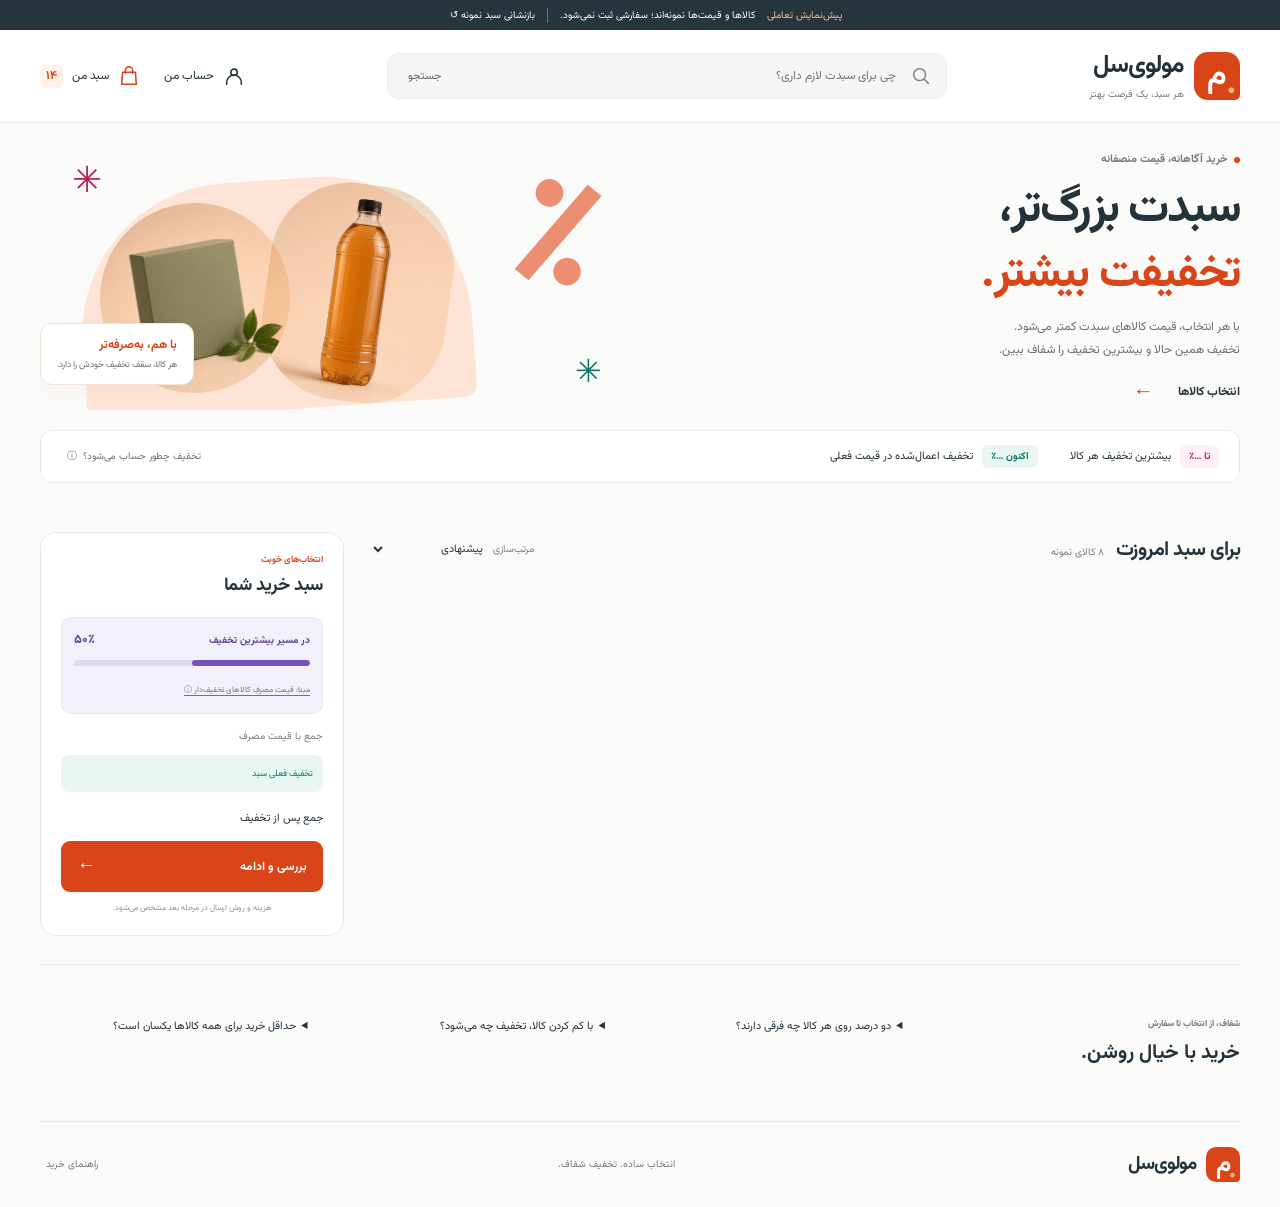
<file: design/mockup-v2/index.html>
<!doctype html>
<html lang="fa" dir="rtl">
<head>
    <meta charset="utf-8">
    <meta name="viewport" content="width=device-width,initial-scale=1">
    <meta name="robots" content="noindex,nofollow,noarchive">
    <meta name="theme-color" content="#d94419">
    <title>مولوی‌سل · پیش‌نمایش دوم فروشگاه</title>
    <link rel="stylesheet" href="store.css">
</head>
<body>
<a class="skip" href="#catalog">رفتن به کالاها</a>
<div class="demo-strip"><span>پیش‌نمایش تعاملی</span><span>کالاها و قیمت‌ها نمونه‌اند؛ سفارشی ثبت نمی‌شود.</span><button type="button" id="reset-demo">بازنشانی سبد نمونه ↺</button></div>
<header class="site-header">
    <div class="header-inner shell">
        <a href="#" class="brand" aria-label="مولوی‌سل، ابتدای صفحه"><span class="brand-mark" aria-hidden="true">م<span>•</span></span><span><strong>مولوی‌سل</strong><small>هر سبد، یک فرصت بهتر</small></span></a>
        <form class="search" role="search" id="search-form"><svg viewBox="0 0 24 24" aria-hidden="true"><circle cx="10.5" cy="10.5" r="6.5"/><path d="m16 16 4 4"/></svg><input id="search" type="search" placeholder="چی برای سبدت لازم داری؟" aria-label="جستجوی نام کالا یا تأمین‌کننده"><button type="submit" aria-label="جستجو">جستجو</button></form>
        <div class="header-actions"><button class="account-link" type="button" data-account><svg viewBox="0 0 24 24" aria-hidden="true"><circle cx="12" cy="8" r="3.5"/><path d="M4 21v-2a8 8 0 0 1 16 0v2"/></svg><span>حساب من</span></button><button class="cart-link" type="button" data-open-cart><svg viewBox="0 0 24 24" aria-hidden="true"><path d="M5 8h14l1 13H4L5 8Z"/><path d="M8 9V6a4 4 0 0 1 8 0v3"/></svg><span>سبد من</span><b data-count>۱۴</b></button></div>
    </div>
</header>
<main>
    <section class="hero shell" aria-labelledby="hero-title">
        <div class="hero-copy"><span class="eyebrow"><i></i>خرید آگاهانه، قیمت منصفانه</span><h1 id="hero-title">سبدت بزرگ‌تر،<br><span>تخفیفت بیشتر.</span></h1><p>با هر انتخاب، قیمت کالاهای سبدت کمتر می‌شود.<br>تخفیف همین حالا و بیشترین تخفیف را شفاف ببین.</p><a href="#catalog" class="hero-link">انتخاب کالاها <span aria-hidden="true">←</span></a></div>
        <div class="hero-art" aria-hidden="true"><div class="hero-shape"></div><div class="hero-percent">٪</div><img class="hero-tea" src="../../shop/assets/products/tea.jpg" alt=""><img class="hero-drink" src="../../shop/assets/products/energy-liter.jpg" alt=""><div class="hero-note"><span>با هم، به‌صرفه‌تر</span><b>هر کالا، سقف تخفیف خودش را دارد.</b></div><span class="spark spark-one">✳</span><span class="spark spark-two">✳</span></div>
    </section>
    <section class="how-strip shell" aria-label="راهنمای تخفیف"><div><span class="max-key">تا …٪</span><span>بیشترین تخفیف هر کالا</span></div><div><span class="current-key">اکنون …٪</span><span>تخفیف اعمال‌شده در قیمت فعلی</span></div><button type="button" data-help>تخفیف چطور حساب می‌شود؟ <span>ⓘ</span></button></section>
    <section class="catalog-section shell" id="catalog" aria-label="فروشگاه">
        <nav class="categories" aria-label="دسته‌بندی کالاها" id="categories"></nav>
        <div class="shop-layout">
            <section class="products-area" aria-labelledby="products-title"><div class="catalog-heading"><div><h2 id="products-title">برای سبد امروزت</h2><span id="results-count">۸ کالای نمونه</span></div><label class="sort"><span>مرتب‌سازی</span><select id="sort" aria-label="مرتب‌سازی کالاها"><option value="default">پیشنهادی</option><option value="price">کمترین قیمت فعلی</option><option value="maximum">بیشترین سقف تخفیف</option></select></label></div><div class="product-grid" id="products"></div><div class="no-results" id="no-results" hidden><h3>کالایی پیدا نشد.</h3><p>یک نام دیگر را امتحان کن یا همه کالاها را ببین.</p><button type="button" id="clear-search">نمایش همه کالاها</button></div></section>
            <aside class="basket" id="basket" aria-labelledby="basket-title"><div class="basket-heading"><div><span class="eyebrow">انتخاب‌های خوبت</span><h2 id="basket-title">سبد خرید شما <span data-kinds></span></h2></div><button class="close-basket icon-button" type="button" data-close-cart aria-label="بستن سبد">×</button></div><div class="unlock-box"><div class="unlock-heading"><b data-progress-title>در مسیر بیشترین تخفیف</b><span data-progress-percent>۵۰٪</span></div><progress id="progress" max="100" value="50" aria-label="پیشرفت تا بیشترین تخفیف"></progress><p data-progress-description></p><button type="button" data-help class="basis-link">مبنا: قیمت مصرفِ کالاهای تخفیف‌دار ⓘ</button></div><div id="basket-lines" class="basket-lines"></div><div class="basket-summary"><div class="regular-row"><span>جمع با قیمت مصرف</span><span data-regular></span></div><div class="saving-row"><span>تخفیف فعلی سبد <b data-average></b></span><strong data-saved></strong></div><div class="total-row"><span>جمع پس از تخفیف</span><strong data-total></strong></div><button type="button" class="continue-button" data-review>بررسی و ادامه <span aria-hidden="true">←</span></button><p class="basket-caption">هزینه و روش ارسال در مرحله بعد مشخص می‌شود.</p></div></aside>
        </div>
    </section>
    <section class="mini-faq shell" aria-label="پرسش‌های خرید"><div><span class="eyebrow">شفاف، از انتخاب تا سفارش</span><h2>خرید با خیال روشن.</h2></div><details><summary>دو درصد روی هر کالا چه فرقی دارند؟</summary><p>«تا …٪» سقف تخفیف همان کالا است. «اکنون …٪» تخفیفی است که همین حالا در قیمت آن حساب شده. با تغییر سبد، تخفیف فعلی همه کالاها دوباره محاسبه می‌شود.</p></details><details><summary>با کم کردن کالا، تخفیف چه می‌شود؟</summary><p>تخفیف با ارزش سبد تغییر می‌کند. اگر از سبد کم کنی، تخفیف فعلی ممکن است کمتر شود و قیمت بقیه کالاها بالا برود. جمع نهایی را همیشه پیش از ادامه می‌بینی.</p></details><details><summary>حداقل خرید برای همه کالاها یکسان است؟</summary><p>خیر. حداقل خرید زیر نام هر کالا نوشته شده است. اولین افزودن، همان تعداد را وارد سبد می‌کند؛ تعداد بعد از آن تک‌تک تغییر می‌کند.</p></details></section>
</main>
<footer class="shell footer"><a class="brand" href="#"><span class="brand-mark small" aria-hidden="true">م<span>•</span></span><strong>مولوی‌سل</strong></a><span>انتخاب ساده. تخفیف شفاف.</span><button type="button" data-help>راهنمای خرید</button></footer>
<div class="mobile-cart" id="mobile-cart"><div><span>جمع پس از تخفیف</span><strong data-total></strong><small>صرفه‌جویی <b data-saved></b></small></div><button type="button" data-open-cart>مشاهده سبد <b data-count></b><span>←</span></button></div>
<div class="basket-overlay" id="basket-overlay" hidden></div>
<div id="toast" class="toast" role="status" aria-live="polite"></div>
<dialog id="help-dialog" class="modal"><button class="modal-close icon-button" type="button" data-close-dialog aria-label="بستن راهنما">×</button><span class="eyebrow">راهنمای تخفیف</span><h2>یک سبد؛ تخفیف‌های متفاوت.</h2><ol><li><b>بیشترین تخفیف</b><p>نشان صورتی روی هر عکس، بیشترین تخفیف قابل‌دستیابی همان کالا است.</p></li><li><b>تخفیف فعلی</b><p>درصد سبز کنار قیمت، همین حالا در قیمت حساب شده؛ درصد صورتی دوباره از آن کم نمی‌شود.</p></li><li><b>سبد کامل‌تر، قیمت کمتر</b><p>پیشرفت بر اساس جمع قیمت مصرف کالاهای تخفیف‌دار است. در این نمونه با رسیدن به ۲ میلیون تومان، هر کالا به سقف تخفیف خودش می‌رسد؛ مبلغ پرداختی کمتر از این مبنا است.</p></li></ol><p class="modal-note">حتی با سبد خالی، قیمت آغازین می‌تواند تخفیف داشته باشد. کالای قیمت‌ثابت در پیشرفت تخفیف حساب نمی‌شود.</p><button type="button" class="continue-button" data-close-dialog>متوجه شدم، بریم خرید</button></dialog>
<dialog id="review-dialog" class="modal"><button class="modal-close icon-button" type="button" data-close-dialog aria-label="بستن بررسی سبد">×</button><span class="eyebrow">ثبت درخواست · بدون نیاز به حساب</span><h2>انتخاب‌هایت آماده‌اند.</h2><div id="review-lines"></div><div class="total-row"><span>جمع پس از تخفیف</span><strong data-total></strong></div><div class="request-form"><label for="demo-name">نام شما<input id="demo-name" type="text" placeholder="نام و نام خانوادگی" autocomplete="off" maxlength="80"></label><label for="demo-phone">شماره موبایل<input id="demo-phone" type="tel" inputmode="tel" placeholder="۰۹…" dir="ltr" autocomplete="off" maxlength="20"></label><button type="button" class="continue-button" id="demo-submit">ثبت درخواست <span>←</span></button></div><p class="modal-note">ابتدا موجودی، قیمت نهایی و ارسال تأیید می‌شود؛ پرداخت پس از هماهنگی. در این ماکت هیچ اطلاعاتی ارسال یا ذخیره نمی‌شود؛ برای امتحان، اطلاعات واقعی وارد نکن.</p><p id="request-result" class="request-result" role="status" hidden>این فقط تأیید نمونه است؛ در نسخه نهایی درخواست شما برای هماهنگی ارسال می‌شود. در این ماکت سفارشی ثبت نشد.</p></dialog>
<noscript><p class="noscript">برای امتحان کردن سبد و تخفیف‌ها، جاوااسکریپت مرورگر را فعال کنید.</p></noscript>
<script id="demo-data" type="application/json">__DEMO_DATA__</script>
<script src="pricing.js"></script><script src="store.js"></script>
</body></html>
</file>
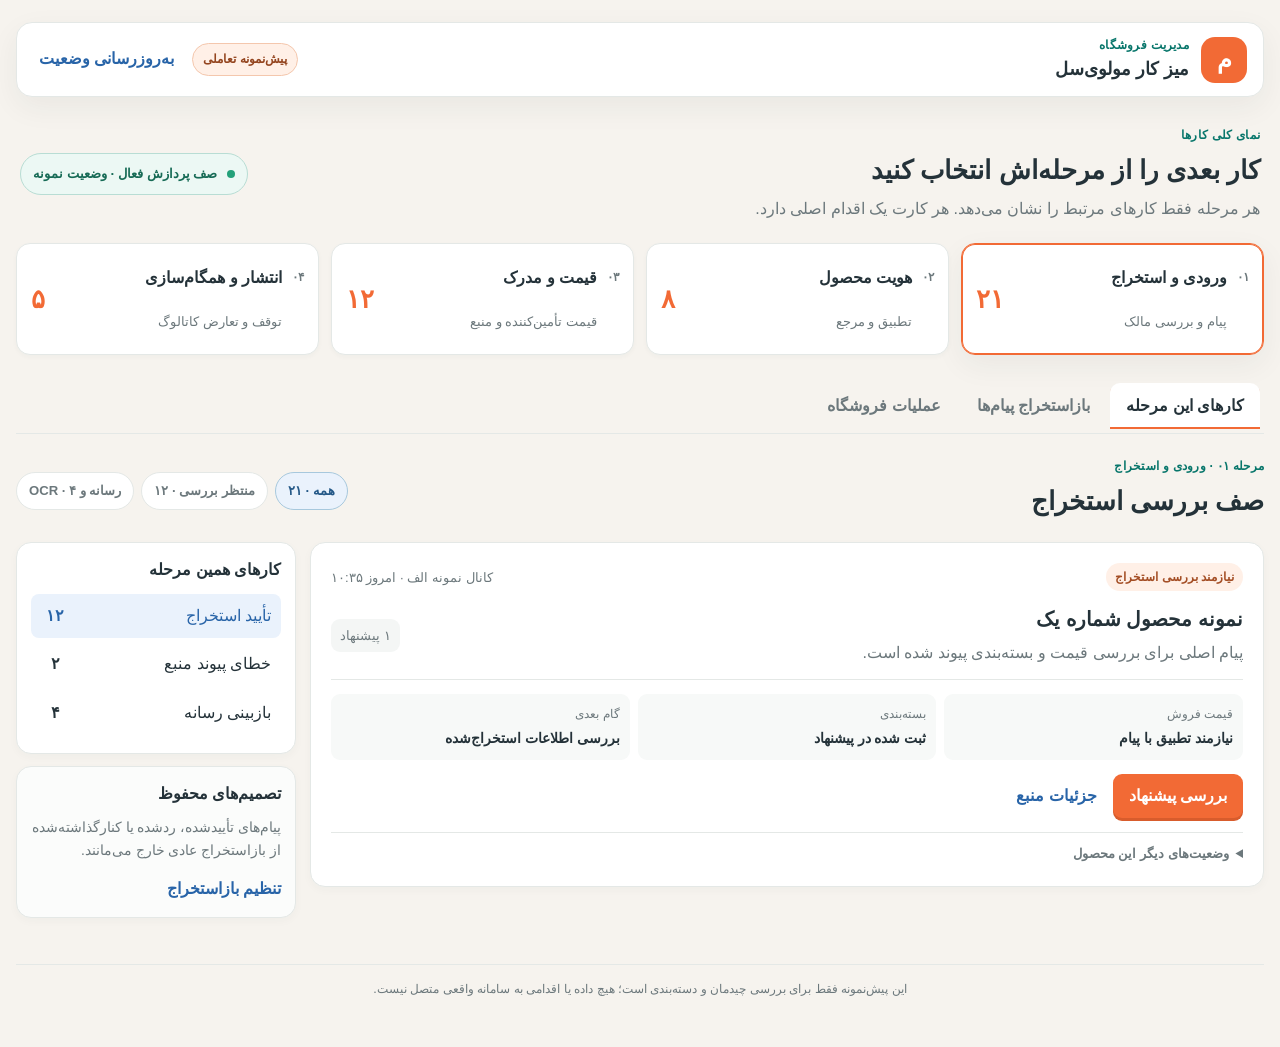
<file: design/owner-workbench-v1/index.html>
<!doctype html>
<html lang="fa" dir="rtl">
<head>
  <meta charset="utf-8">
  <meta name="viewport" content="width=device-width, initial-scale=1">
  <title>پیش‌نمونه میز کار مالک</title>
  <link rel="stylesheet" href="prototype.css">
</head>
<body>
  <main class="app-shell">
    <header class="topbar">
      <div class="brand-mark" aria-hidden="true">م</div>
      <div class="brand-copy">
        <p class="eyebrow">مدیریت فروشگاه</p>
        <h1>میز کار مولوی‌سل</h1>
      </div>
      <div class="topbar-spacer"></div>
      <span class="prototype-pill">پیش‌نمونه تعاملی</span>
      <button class="quiet-button" type="button">به‌روزرسانی وضعیت</button>
    </header>

    <section class="welcome-row">
      <div>
        <p class="eyebrow">نمای کلی کارها</p>
        <h2>کار بعدی را از مرحله‌اش انتخاب کنید</h2>
        <p class="muted">هر مرحله فقط کارهای مرتبط را نشان می‌دهد. هر کارت یک اقدام اصلی دارد.</p>
      </div>
      <div class="health-chip"><span class="health-dot"></span> صف پردازش فعال · وضعیت نمونه</div>
    </section>

    <section class="stage-grid" aria-label="مراحل کار">
      <button class="stage-card is-active" type="button" data-stage="inbox" aria-pressed="true">
        <span class="stage-index">۰۱</span><span class="stage-title">ورودی و استخراج</span>
        <span class="stage-count">۲۱</span><span class="stage-hint">پیام و بررسی مالک</span>
      </button>
      <button class="stage-card" type="button" data-stage="identity" aria-pressed="false">
        <span class="stage-index">۰۲</span><span class="stage-title">هویت محصول</span>
        <span class="stage-count">۸</span><span class="stage-hint">تطبیق و مرجع</span>
      </button>
      <button class="stage-card" type="button" data-stage="price" aria-pressed="false">
        <span class="stage-index">۰۳</span><span class="stage-title">قیمت و مدرک</span>
        <span class="stage-count">۱۲</span><span class="stage-hint">قیمت تأمین‌کننده و منبع</span>
      </button>
      <button class="stage-card" type="button" data-stage="publish" aria-pressed="false">
        <span class="stage-index">۰۴</span><span class="stage-title">انتشار و همگام‌سازی</span>
        <span class="stage-count">۵</span><span class="stage-hint">توقف و تعارض کاتالوگ</span>
      </button>
    </section>

    <nav class="work-tabs" aria-label="نمایش میز کار">
      <button class="work-tab is-active" type="button" data-view="tasks" aria-pressed="true">کارهای این مرحله</button>
      <button class="work-tab" type="button" data-view="reextract" aria-pressed="false">بازاستخراج پیام‌ها</button>
      <button class="work-tab" type="button" data-view="store" aria-pressed="false">عملیات فروشگاه</button>
    </nav>

    <section class="view-panel" data-panel="tasks">
      <div class="section-heading">
        <div>
          <p class="eyebrow">مرحله ۰۱ · ورودی و استخراج</p>
          <h2>صف بررسی استخراج</h2>
        </div>
        <div class="queue-filters" role="group" aria-label="فیلتر صف استخراج">
          <button class="filter-chip is-selected" type="button">همه · ۲۱</button>
          <button class="filter-chip" type="button">منتظر بررسی · ۱۲</button>
          <button class="filter-chip" type="button">رسانه و OCR · ۴</button>
        </div>
      </div>

      <div class="task-layout">
        <article class="task-card focus-card">
          <div class="task-topline">
            <span class="stage-tag tag-orange">نیازمند بررسی استخراج</span>
            <span class="task-source">کانال نمونه الف · امروز ۱۰:۳۵</span>
          </div>
          <div class="task-main">
            <div>
              <h3>نمونه محصول شماره یک</h3>
              <p class="muted">پیام اصلی برای بررسی قیمت و بسته‌بندی پیوند شده است.</p>
            </div>
            <span class="task-count">۱ پیشنهاد</span>
          </div>
          <div class="task-summary">
            <div><span>قیمت فروش</span><strong>نیازمند تطبیق با پیام</strong></div>
            <div><span>بسته‌بندی</span><strong>ثبت شده در پیشنهاد</strong></div>
            <div><span>گام بعدی</span><strong>بررسی اطلاعات استخراج‌شده</strong></div>
          </div>
          <div class="task-actions">
            <button class="primary-button" type="button" data-message="پیش‌نمونه است؛ هیچ تصمیمی ثبت نمی‌شود.">بررسی پیشنهاد</button>
            <button class="text-button" type="button" data-toggle="task-context">جزئیات منبع</button>
          </div>
          <div class="context-box" id="task-context" hidden>
            <p>نمونه پیام و پیوند منبع در این بخش قرار می‌گیرد. تصمیم‌های قبلی و وضعیت انتشار در تاریخچه می‌مانند.</p>
          </div>
          <details class="secondary-details">
            <summary>وضعیت‌های دیگر این محصول</summary>
            <div class="secondary-row"><span class="stage-tag tag-violet">تطبیق مرجع</span><span>هنوز برای این نمونه نیازمند اقدام نیست</span></div>
            <div class="secondary-row"><span class="stage-tag tag-teal">قیمت تأمین‌کننده</span><span>در صف جداگانه بررسی می‌شود</span></div>
          </details>
        </article>

        <aside class="side-rail">
          <section class="side-card">
            <h3>کارهای همین مرحله</h3>
            <button class="work-link is-current" type="button"><span>تأیید استخراج</span><b>۱۲</b></button>
            <button class="work-link" type="button"><span>خطای پیوند منبع</span><b>۲</b></button>
            <button class="work-link" type="button"><span>بازبینی رسانه</span><b>۴</b></button>
          </section>
          <section class="side-card quiet-card">
            <h3>تصمیم‌های محفوظ</h3>
            <p>پیام‌های تأییدشده، ردشده یا کنارگذاشته‌شده از بازاستخراج عادی خارج می‌مانند.</p>
            <a href="#reextract" class="inline-link" data-open-view="reextract">تنظیم بازاستخراج</a>
          </section>
        </aside>
      </div>
    </section>

    <section class="view-panel" data-panel="reextract" id="reextract" hidden>
      <div class="section-heading">
        <div>
          <p class="eyebrow">ابزار جداگانه · فقط بازبینی و انتخاب</p>
          <h2>انتخاب پیام‌ها برای بازاستخراج</h2>
          <p class="muted">ابتدا دامنه را انتخاب کنید؛ کانال و بازه تاریخ می‌توانند هم‌زمان محدودش کنند.</p>
        </div>
        <span class="safe-badge">تا تأیید نهایی چیزی اجرا نمی‌شود</span>
      </div>

      <div class="reextract-layout">
        <div class="filter-card">
          <fieldset class="scope-fieldset">
            <legend>کدام پیام‌ها؟</legend>
            <label class="scope-option"><input type="radio" name="scope" value="all" checked><span><strong>همه ورودی‌های واجد شرایط</strong><small>پیام‌های ذخیره‌شده‌ای که تصمیم نهایی یا رد مالک ندارند</small></span><b>۷</b></label>
            <label class="scope-option"><input type="radio" name="scope" value="pending"><span><strong>منتظر بررسی مالک</strong><small>استخراج‌های باز یا در صف تأیید</small></span><b>۵</b></label>
            <label class="scope-option"><input type="radio" name="scope" value="linked"><span><strong>پیوندشده به محصول فروشگاه</strong><small>منظور دقیق این فیلتر در حال تأیید است</small></span><b>۴</b></label>
            <label class="scope-option"><input type="radio" name="scope" value="recent"><span><strong>قواعد فعلی · ۱۴ روز اخیر</strong><small>فقط پیام‌های دارای زمان معتبر؛ نسخه فعلی استخراج</small></span><b>۷</b></label>
          </fieldset>

          <div class="filter-divider"></div>
          <div class="filter-grid">
            <label class="control-label">از تاریخ پیام
              <input type="date" id="date-from" value="">
            </label>
            <label class="control-label">تا تاریخ پیام
              <input type="date" id="date-to" value="">
            </label>
          </div>

          <fieldset class="channel-fieldset">
            <legend>کانال منبع <small>چند انتخابی</small></legend>
            <label class="check-row"><input type="checkbox" value="alpha"><span>کانال نمونه الف</span><b>۳</b></label>
            <label class="check-row"><input type="checkbox" value="beta"><span>کانال نمونه ب</span><b>۲</b></label>
            <label class="check-row"><input type="checkbox" value="gamma"><span>کانال نمونه ج</span><b>۲</b></label>
          </fieldset>
          <button class="text-button clear-filters" type="button" id="clear-filters">پاک‌کردن محدودیت‌ها</button>
        </div>

        <aside class="selection-card" aria-live="polite">
          <p class="eyebrow">پیش‌نمایش انتخاب</p>
          <div class="selection-total"><strong id="selection-count">۳۴</strong><span>پیام واجد شرایط</span></div>
          <div class="selection-breakdown">
            <div><span>کانال انتخابی</span><strong id="selection-channels">همه کانال‌ها</strong></div>
            <div><span>بازه تاریخ</span><strong id="selection-dates">همه تاریخ‌ها</strong></div>
            <div><span>نوع کار</span><strong id="selection-scope">همه ورودی‌های واجد شرایط</strong></div>
          </div>
          <div class="excluded-note"><strong>خارج از انتخاب:</strong> تصمیم‌های قطعی مالک، موارد ردشده، کنارگذاشته‌شده و مواردی که همین حالا در حال اجرا هستند.</div>
          <button class="primary-button wide-button" type="button" data-message="پیش‌نمونه است؛ درخواست به سرویس ارسال نشد.">پیش‌نمایش پیام‌های انتخاب‌شده</button>
          <p class="fine-print">در نسخه نهایی، شمارش از سرور تازه می‌شود و شروع هر اجرا به پیش‌نمایش معتبر و تأیید مالک نیاز دارد.</p>
        </aside>
      </div>

      <section class="sample-results">
        <div class="section-heading compact-heading"><div><p class="eyebrow">نمونه نمایشی</p><h3>چند مورد از گروه انتخاب‌شده</h3><span class="muted" id="result-caption">۷ پیام</span></div><label class="group-control">گروه‌بندی
          <select id="group-by"><option value="channel">کانال منبع</option><option value="date">روز پیام</option></select>
        </label></div>
        <div class="result-list" id="result-list"></div>
      </section>
      <div class="decision-safety"><span class="shield" aria-hidden="true">✓</span><p><strong>قواعد تصمیم حفظ می‌شوند.</strong> بازاستخراج معمولی به پیام‌های دارای تصمیم نهایی مالک دست نمی‌زند. OCR تصویر و بازپردازش با سیاست فعلی، مسیرهای جداگانه دارند.</p></div>
    </section>

    <section class="view-panel" data-panel="store" hidden>
      <div class="section-heading"><div><p class="eyebrow">کارهای غیر وابسته به یک پیشنهاد</p><h2>عملیات فروشگاه</h2><p class="muted">ابزارهای مدیریتی در بخش خودشان قرار می‌گیرند و با صف بررسی محصول قاطی نمی‌شوند.</p></div></div>
      <div class="store-grid">
        <article class="store-card"><span class="store-icon icon-blue">ف</span><div><h3>فهرست مرجع</h3><p>نسخه‌ها، تازگی و به‌روزرسانی فهرست کالا</p></div><b>۲ کار</b></article>
        <article class="store-card"><span class="store-icon icon-green">م</span><div><h3>موجودی</h3><p>بچ‌ها و ثبت موجودی فیزیکی</p></div><b>۰ کار</b></article>
        <article class="store-card"><span class="store-icon icon-orange">ح</span><div><h3>قیمت حراج</h3><p>پیشنهادهای حراج و تاریخ انقضا</p></div><b>۳ کار</b></article>
        <article class="store-card"><span class="store-icon icon-violet">س</span><div><h3>سفارش‌ها</h3><p>سفارش‌های پرداخت‌شده و پیگیری</p></div><b>۵ کار</b></article>
      </div>
    </section>

    <footer class="prototype-footer">این پیش‌نمونه فقط برای بررسی چیدمان و دسته‌بندی است؛ هیچ داده یا اقدامی به سامانه واقعی متصل نیست.</footer>
  </main>
  <div class="toast" role="status" aria-live="polite" hidden></div>
  <script src="prototype.js"></script>
</body>
</html>
</file>
<file: design/mockup-v2/store.css>
@font-face{font-family:Vazirmatn;src:url('../../shop-wp/molavi-shop/fonts/Vazirmatn-Regular.woff2') format('woff2');font-weight:400;font-display:swap}
@font-face{font-family:Vazirmatn;src:url('../../shop-wp/molavi-shop/fonts/Vazirmatn-Bold.woff2') format('woff2');font-weight:700;font-display:swap}
:root{--ink:#243239;--muted:#727b80;--line:#e7e9ec;--paper:#fff;--base:#fafaf9;--orange:#d94419;--orange-dark:#b33410;--orange-soft:#fff0e8;--berry:#b82058;--berry-soft:#fff0f6;--teal:#08766b;--teal-soft:#e7f6f1;--violet:#6043a9;--radius:16px;font-family:Vazirmatn,Tahoma,sans-serif;color:var(--ink);background:var(--base);scroll-behavior:smooth;scroll-padding-top:115px}
*{box-sizing:border-box}body{margin:0}button,input,select{font:inherit}a{color:inherit;text-decoration:none}button{cursor:pointer}button,a,input,select,summary{-webkit-tap-highlight-color:transparent}button:focus-visible,a:focus-visible,input:focus-visible,select:focus-visible,summary:focus-visible{outline:3px solid var(--teal);outline-offset:4px}button{border:0}button:disabled{cursor:not-allowed;opacity:.45}svg{width:22px;height:22px;fill:none;stroke:currentColor;stroke-width:1.7;stroke-linecap:round;stroke-linejoin:round;flex-shrink:0}button svg{pointer-events:none}[hidden]{display:none!important}.shell{width:min(1392px,calc(100% - 80px));margin-inline:auto}.skip{position:fixed;z-index:100;top:-80px;right:20px;background:#fff;padding:15px}.skip:focus{top:5px}.demo-strip{min-height:30px;padding:5px 40px;display:flex;justify-content:center;gap:12px;align-items:center;background:#27363c;color:#fff;font-size:10px}.demo-strip>span:first-child{color:#ffbc98}.demo-strip button{padding:0 12px;background:none;border-right:1px solid #687479;color:#fff;font-size:10px}.site-header{background:#fff;border-bottom:1px solid var(--line);position:sticky;top:0;z-index:20}.header-inner{height:92px;display:flex;align-items:center;justify-content:space-between;gap:40px}.brand{display:flex;gap:10px;align-items:center;white-space:nowrap}.brand strong{font-size:25px;line-height:1.3;letter-spacing:-1.2px}.brand small{display:block;color:var(--muted);font-size:10px;margin-top:4px}.brand-mark{display:grid;position:relative;place-items:center;width:46px;height:48px;background:var(--orange);color:#fff;border-radius:14px 14px 5px 14px;font-weight:700;font-size:32px;line-height:1}.brand-mark>span{position:absolute;font-size:24px;inset-inline-start:4px;bottom:-5px;color:#ffb879}.brand-mark.small{width:34px;height:35px;font-size:25px;border-radius:10px 10px 4px 10px}.brand-mark.small>span{font-size:19px}.search{display:flex;align-items:center;gap:12px;background:#f5f5f4;border:1px solid #ededeb;border-radius:12px;height:46px;padding:0 14px;flex:1;max-width:560px;color:#83898e}.search input{width:100%;min-width:0;border:0;outline:0;background:transparent;font-size:12px;color:var(--ink)}.search input:focus-visible{outline:none}.search:focus-within{outline:2px solid var(--teal);outline-offset:2px}.search button{background:transparent;color:#58666b;font-size:11px}.header-actions{display:flex;align-items:center;gap:24px;white-space:nowrap}.header-actions button{display:flex;align-items:center;gap:9px;background:none;color:var(--ink);font-size:12px;padding:9px 0;min-height:44px}.cart-link b{background:var(--orange-soft);color:var(--orange);min-width:23px;height:23px;border-radius:7px;padding:2px 5px}.cart-link svg{color:var(--orange)}.hero{display:grid;grid-template-columns:1fr 1fr;align-items:center;min-height:285px;padding-block:27px 20px;gap:40px}.eyebrow{display:flex;align-items:center;gap:7px;font-size:11px;font-weight:700;color:var(--muted)}.eyebrow i{width:6px;height:6px;border-radius:50%;background:var(--orange)}h1,h2,h3,p{margin:0}.hero h1{font-size:46px;line-height:1.4;letter-spacing:-1.8px;margin-block:10px 9px}.hero h1 span{color:var(--orange)}.hero p{color:#667277;font-size:12px;line-height:1.95}.hero-link{display:inline-flex;align-items:center;gap:24px;margin-top:13px;font-size:12px;font-weight:700}.hero-link span{font-size:21px;color:var(--orange)}.hero-art{height:260px;position:relative;direction:ltr;overflow:hidden;max-width:620px}.hero-shape{position:absolute;background:#fee4d6;width:390px;height:230px;left:40px;bottom:0;border-radius:150px 150px 12px 12px;transform:rotate(-4deg)}.hero-percent{position:absolute;color:#ec8e71;font-size:160px;font-weight:700;right:23px;top:15px;transform:rotate(15deg);line-height:1}.hero-art img{position:absolute;width:190px;height:190px;object-fit:cover;mix-blend-mode:multiply;border-radius:50%}.hero-tea{left:60px;bottom:17px;transform:rotate(-9deg)}.hero-art .hero-drink{width:184px;height:218px;left:226px;bottom:8px;transform:rotate(8deg);border-radius:80px}.hero-note{position:absolute;direction:rtl;left:0;bottom:25px;background:#fff;padding:12px 16px;border:1px solid #f1e3db;border-radius:12px;box-shadow:0 8px 24px #5b392009;z-index:2}.hero-note span{display:block;color:var(--orange);font-size:12px;font-weight:700}.hero-note b{display:block;font-size:9px;font-weight:400;margin-top:4px;color:#657076}.spark{position:absolute;line-height:1}.spark-one{left:32px;top:15px;color:var(--berry);font-size:36px}.spark-two{right:18px;bottom:20px;color:var(--teal);font-size:32px}.how-strip{display:flex;gap:32px;align-items:center;background:#fff;border:1px solid var(--line);border-radius:12px;padding:14px 20px;font-size:11px}.how-strip>div{display:flex;align-items:center;gap:9px}.max-key,.current-key{display:inline-block;padding:4px 9px;border-radius:6px;font-size:10px;font-weight:700;white-space:nowrap}.max-key{color:var(--berry);background:var(--berry-soft)}.current-key{color:var(--teal);background:var(--teal-soft)}.how-strip button{display:flex;gap:6px;margin-inline-start:auto;color:#657277;background:none;font-size:10px}.categories{display:flex;gap:10px;padding-block:27px 22px;overflow-x:auto;scrollbar-width:none}.categories::-webkit-scrollbar{display:none}.categories button{background:#fff;color:#626d73;border:1px solid var(--line);padding:9px 19px;font-size:12px;border-radius:9px;white-space:nowrap;min-height:40px}.categories button[aria-pressed=true]{background:var(--orange);border-color:var(--orange);color:#fff}.categories button:hover{border-color:var(--orange)}.shop-layout{display:grid;grid-template-columns:minmax(0,1fr) 304px;gap:27px;align-items:start}.products-area{min-width:0}.catalog-heading{display:flex;align-items:center;justify-content:space-between;gap:10px;margin-bottom:18px;min-height:35px}.catalog-heading>div{display:flex;align-items:baseline;gap:12px}.catalog-heading h2{font-size:20px;letter-spacing:-.5px}.catalog-heading>div>span{font-size:10px;color:var(--muted)}.sort{display:flex;align-items:center;gap:6px;font-size:10px;color:var(--muted)}.sort select{border:0;padding:7px 0;background:none;font-size:11px;color:var(--ink);max-width:150px}.product-grid{display:grid;grid-template-columns:repeat(4,minmax(0,1fr));gap:14px}.product-card{background:#fff;border:1px solid var(--line);border-radius:var(--radius);min-width:0;overflow:hidden;transition:border-color .15s}.product-card:hover{border-color:#c7cdd0}.product-card.is-selected{border-color:#e8b8a3}.product-picture{height:166px;position:relative;background:#fbf7f1;margin:7px 7px 0;border-radius:11px;overflow:hidden}.product-picture img{width:100%;height:100%;object-fit:contain;mix-blend-mode:multiply;display:block}.max-badge{position:absolute;top:9px;right:9px;z-index:1;background:var(--berry);color:#fff;border-radius:6px;font-size:11px;font-weight:700;line-height:1;padding:6px 8px}.fixed-badge{color:#586569;background:#eff1f1}.product-copy{padding:12px 12px 0}.product-copy h3{font-size:12px;line-height:1.9;height:45px;overflow:hidden;display:-webkit-box;-webkit-line-clamp:2;-webkit-box-orient:vertical}.product-meta{font-size:9px;color:#7d8589;line-height:1.7;white-space:nowrap;overflow:hidden;text-overflow:ellipsis}.product-min{color:#667176;font-size:10px;margin-top:5px}.price-block{padding:12px 12px 0}.regular-price{display:flex;align-items:center;justify-content:space-between;font-size:9px;color:#8b9295;margin-bottom:5px}.regular-price s{font-size:11px}.current-price{font-size:18px;font-weight:700;letter-spacing:-.2px;display:flex;align-items:baseline;gap:4px;white-space:nowrap}.currency{font-size:9px;font-weight:400}.current-discount{font-size:10px;color:var(--teal);font-weight:700;display:flex;align-items:center;justify-content:space-between;margin-top:5px;min-height:21px}.current-discount span{background:var(--teal-soft);border-radius:5px;padding:2px 5px;font-size:9px}.card-actions{margin:12px;min-height:38px}.add-button{display:flex;align-items:center;justify-content:center;gap:10px;width:100%;min-height:38px;background:var(--orange-soft);border:1px solid #f6c6b2;color:var(--orange-dark);border-radius:8px;font-size:11px;font-weight:700}.add-button:hover{background:var(--orange);border-color:var(--orange);color:#fff}.add-button span{font-size:20px;line-height:1}.stepper{display:flex;direction:rtl;justify-content:space-between;align-items:center;border:1px solid #f1c9b8;border-radius:8px;background:#fff6f1;min-height:38px;overflow:hidden}.stepper button{background:none;min-width:38px;height:38px;font-size:22px;color:var(--orange)}.stepper button:hover{background:#ffe3d4}.stepper b{font-size:12px}.quantity-suffix{font-size:9px;color:var(--muted)}.basket{position:sticky;top:112px;border:1px solid var(--line);background:#fff;border-radius:var(--radius);padding:20px}.basket-heading{display:flex;align-items:center;justify-content:space-between;gap:8px}.basket-heading .eyebrow{font-size:9px;color:var(--orange)}.basket-heading h2{font-size:18px;margin:5px 0 17px;letter-spacing:-.4px}.basket-heading h2 span{font-size:10px;color:var(--muted);font-weight:400;letter-spacing:0}.unlock-box{background:#f2f0fa;border:1px solid #e8e2f5;border-radius:10px;padding:12px}.unlock-heading{display:flex;align-items:center;justify-content:space-between;gap:4px;color:#614497;font-size:10px}.unlock-heading span{font-size:13px;font-weight:700}.unlock-box progress{width:100%;height:6px;display:block;appearance:none;border:0;background:#e1daed;border-radius:6px;margin:10px 0;overflow:hidden;direction:rtl}.unlock-box progress::-webkit-progress-bar{background:#e1daed;border-radius:6px}.unlock-box progress::-webkit-progress-value{background:#7951bd;border-radius:6px}.unlock-box progress::-moz-progress-bar{background:#7951bd;border-radius:6px}.unlock-box p{font-size:10px;color:#605371;line-height:1.9}.basis-link{color:#786d89;font-size:8px;padding:0;background:none;margin-top:5px;text-decoration:underline;text-underline-offset:3px}.basket-lines{max-height:290px;overflow-y:auto;overscroll-behavior:contain;scrollbar-width:thin}.basket-line{display:flex;gap:10px;padding:16px 0;border-bottom:1px solid #f1f1ef}.basket-thumb{width:47px;height:54px;border-radius:7px;object-fit:cover;background:#fbf5ed;align-self:flex-start}.basket-line-main{flex:1;min-width:0}.basket-line-title{display:flex;align-items:flex-start;justify-content:space-between;gap:7px}.basket-line-title h3{font-size:11px;line-height:1.7}.remove-item{background:none;color:#92989b;font-size:18px;line-height:1;padding:0 0 7px 7px;min-width:28px;min-height:28px}.basket-line-bottom{display:flex;align-items:center;justify-content:space-between;gap:6px;margin-top:8px}.basket-line-bottom strong{font-size:10px;white-space:nowrap}.basket-line .stepper{min-height:30px;border-radius:6px}.basket-line .stepper button{height:30px;min-width:28px;font-size:17px}.basket-line .stepper b{font-size:10px;min-width:18px;text-align:center}.line-rate{font-size:9px;color:var(--teal);margin-top:3px}.basket-summary{padding-top:15px}.regular-row{display:flex;justify-content:space-between;font-size:10px;color:var(--muted)}.saving-row{display:flex;justify-content:space-between;align-items:center;gap:6px;padding:11px 10px;background:var(--teal-soft);border-radius:8px;color:var(--teal);font-size:9px;margin-top:11px}.saving-row b{font-size:10px}.saving-row strong{font-size:11px;white-space:nowrap}.total-row{display:flex;align-items:center;justify-content:space-between;gap:8px;padding-block:18px 14px}.total-row>span{font-size:11px}.total-row strong{font-size:20px;letter-spacing:-.4px;white-space:nowrap}.total-row .currency{font-size:10px}.continue-button{display:flex;justify-content:space-between;align-items:center;background:var(--orange);color:#fff;border-radius:9px;min-height:46px;padding:11px 16px;width:100%;font-size:12px;font-weight:700}.continue-button:hover{background:var(--orange-dark)}.continue-button>span{font-size:19px}.basket-caption{font-size:8px;color:#8a9194;text-align:center;line-height:1.8;margin-top:9px}.empty-basket{padding:26px 7px;text-align:center;color:#747e82;font-size:11px;line-height:2}.empty-basket b{display:block;color:var(--ink)}.no-results{padding:70px 15px;text-align:center;color:var(--muted);font-size:12px}.no-results h3{color:var(--ink);margin-bottom:8px}.no-results button{background:var(--orange-soft);color:var(--orange);padding:10px 15px;border-radius:8px;margin-top:15px}.mini-faq{display:grid;grid-template-columns:1.15fr 1fr 1fr 1fr;gap:30px;padding-block:52px;margin-top:28px;border-top:1px solid var(--line)}.mini-faq h2{font-size:20px;margin-top:6px}.mini-faq .eyebrow{font-size:9px}.mini-faq summary{font-size:11px;line-height:1.9;cursor:pointer}.mini-faq details p{font-size:10px;color:var(--muted);line-height:2;margin-top:10px}.footer{display:flex;align-items:center;justify-content:space-between;gap:20px;border-top:1px solid var(--line);padding-block:25px;font-size:10px;color:var(--muted)}.footer .brand strong{font-size:19px;color:var(--ink)}.footer button{font-size:10px;background:none;color:var(--muted)}.mobile-cart,.close-basket{display:none}.toast{position:fixed;z-index:80;bottom:22px;left:50%;transform:translate(-50%,20px);max-width:min(90%,470px);padding:12px 20px;background:#26373c;color:#fff;border-radius:10px;font-size:12px;text-align:center;opacity:0;pointer-events:none;transition:opacity .2s,transform .2s}.toast.is-visible{opacity:1;transform:translate(-50%,0)}.modal{border:1px solid var(--line);border-radius:20px;padding:32px;width:calc(100% - 32px);max-width:510px;max-height:85dvh;overflow-y:auto;color:var(--ink);box-shadow:0 20px 90px #14232b25}.modal::backdrop{background:#18283177;backdrop-filter:blur(3px)}.modal h2{font-size:23px;line-height:1.65;margin-block:7px 20px}.modal-close{position:absolute;left:15px;top:12px}.icon-button{background:none;color:#6b767b;width:36px;height:36px;font-size:26px}.modal ol{padding-inline-start:22px;color:var(--orange)}.modal li{padding-inline-start:8px;margin-bottom:18px;font-size:13px}.modal li b{color:var(--ink)}.modal li p{font-size:12px;color:#68767b;line-height:2;margin-top:4px}.modal-note{background:#f4f6f6;padding:13px;border-radius:8px;font-size:11px;color:#68767b;line-height:2;margin-block:14px}.review-item{display:flex;justify-content:space-between;gap:14px;border-bottom:1px solid var(--line);padding-block:12px;font-size:12px}.review-item small{display:block;color:var(--muted);margin-top:3px;font-size:10px}.noscript{padding:20px;background:#fff0de;text-align:center}
@media(min-width:1650px){.hero{min-height:310px}.hero-art{height:275px}.product-picture{height:190px}}
@media(max-width:1250px){.shell{width:calc(100% - 48px)}.shop-layout{grid-template-columns:minmax(0,1fr) 280px;gap:20px}.product-grid{grid-template-columns:repeat(3,minmax(0,1fr))}.header-inner{gap:24px}.header-actions{gap:16px}.basket{padding:16px}.how-strip{gap:18px}.hero h1{font-size:40px}.hero-art{transform:scale(.95);transform-origin:left center}.hero-note{left:5px}}
@media(max-width:950px){.header-inner{gap:20px}.brand strong{font-size:21px}.header-actions .account-link>span{display:none}.cart-link>span{display:none}.shop-layout{grid-template-columns:minmax(0,1fr) 262px;gap:18px}.product-grid{grid-template-columns:repeat(2,minmax(0,1fr))}.hero{min-height:250px;gap:10px}.hero h1{font-size:36px}.hero-art{transform:scale(.8);width:450px;margin-left:-80px}.hero p{font-size:11px}.how-strip{gap:14px}.how-strip>div{gap:6px;font-size:10px}.how-strip button{font-size:9px}.mini-faq{grid-template-columns:1fr 1fr;gap:20px}.basket{padding:14px}.total-row strong{font-size:18px}}
@media(max-width:740px){:root{scroll-padding-top:145px}.shell{width:calc(100% - 32px)}.demo-strip{padding:5px 12px;min-height:25px;font-size:8px;gap:7px}.demo-strip>span:nth-child(2){display:none}.demo-strip button{font-size:8px}.header-inner{height:auto;min-height:115px;flex-wrap:wrap;gap:13px;padding-block:14px}.brand strong{font-size:22px}.brand small{font-size:8px}.brand-mark{width:36px;height:39px;font-size:28px;border-radius:11px 11px 4px 11px}.brand-mark>span{font-size:20px;bottom:-4px}.header-actions{margin-inline-start:auto;gap:17px}.header-actions button{min-height:36px;padding:0}.header-actions .account-link>span{display:none}.header-actions svg{width:20px;height:20px}.header-actions .cart-link{gap:5px}.cart-link b{font-size:10px;min-width:19px;height:20px;border-radius:5px}.search{order:3;flex-basis:100%;max-width:none;height:40px;border-radius:9px;gap:8px;padding-inline:11px}.search input{font-size:11px}.search svg{width:19px;height:19px}.search button{font-size:10px}.hero{min-height:0;grid-template-columns:minmax(0,1fr) 128px;gap:0;padding-block:24px 20px;overflow:hidden}.hero .eyebrow{font-size:8px;gap:5px}.hero .eyebrow i{width:5px;height:5px}.hero h1{font-size:29px;line-height:1.5;letter-spacing:-1.1px;margin-block:8px}.hero p{font-size:9px;line-height:1.95}.hero p br{display:none}.hero-link{font-size:10px;margin-top:8px;gap:15px}.hero-link span{font-size:19px}.hero-art{transform:none;width:128px;height:160px;margin:0}.hero-shape{width:128px;height:110px;left:0;bottom:15px;border-radius:70px 70px 10px 10px;transform:rotate(-8deg)}.hero-percent{font-size:66px;top:5px;right:0;z-index:3;color:#b82058}.hero-art .hero-tea{width:90px;height:90px;left:-7px;bottom:23px}.hero-art .hero-drink{width:94px;height:126px;left:47px;bottom:16px}.hero-note{display:none}.spark-one{left:5px;top:14px;font-size:21px}.spark-two{right:0;bottom:0;font-size:18px}.how-strip{border-radius:10px;padding:10px;display:grid;grid-template-columns:1fr 1fr;gap:7px}.how-strip>div{flex-wrap:wrap;gap:3px;font-size:8px}.max-key,.current-key{font-size:8px;padding:3px 5px}.how-strip button{grid-column:1/-1;justify-content:center;margin:3px 0 0;font-size:8px;border-top:1px solid #f1f1ef;padding-top:7px}.categories{gap:7px;padding-block:19px 15px;margin-inline-end:-16px;padding-inline-end:16px}.categories button{font-size:10px;padding:7px 12px;border-radius:7px;min-height:36px}.shop-layout{display:block}.catalog-heading{margin-bottom:13px;min-height:30px;align-items:center}.catalog-heading>div{gap:7px;align-items:center}.catalog-heading h2{font-size:16px}.catalog-heading>div>span{font-size:8px}.sort{font-size:9px}.sort>span{display:none}.sort select{font-size:9px;max-width:120px}.product-grid{grid-template-columns:repeat(2,minmax(0,1fr));gap:10px}.product-card{border-radius:12px}.product-picture{height:140px;margin:5px 5px 0;border-radius:9px}.max-badge{top:7px;right:6px;padding:5px 6px;font-size:9px}.product-copy{padding:9px 9px 0}.product-copy h3{font-size:11px;height:42px;line-height:1.8}.product-meta{font-size:8px}.product-min{font-size:9px;margin-top:4px}.price-block{padding:10px 9px 0}.regular-price{font-size:8px;margin-bottom:4px}.regular-price s{font-size:10px}.current-price{font-size:17px;gap:3px}.currency{font-size:8px}.current-discount{font-size:9px;min-height:21px;gap:3px}.current-discount span{font-size:8px;padding:2px 4px}.card-actions{margin:9px;min-height:40px}.card-actions button{min-height:40px}.stepper button{min-width:42px;height:40px}.card-actions .stepper b{font-size:11px}.quantity-suffix{font-size:8px}.add-button{font-size:11px;min-height:40px}.basket{position:fixed;inset:auto 0 0;top:auto;z-index:60;border-radius:22px 22px 0 0;padding:20px;max-height:91dvh;overflow-y:auto;transform:translateY(105%);visibility:hidden;transition:transform .25s,visibility .25s}.basket.is-open{transform:translateY(0);visibility:visible}.basket-heading h2{font-size:21px}.basket-heading h2 span{font-size:11px}.basket-heading .eyebrow{font-size:10px}.close-basket{display:block}.unlock-heading{font-size:11px}.unlock-box p{font-size:11px}.basis-link{font-size:9px}.basket-lines{max-height:29dvh}.basket-line-title h3{font-size:12px}.basket-line .stepper button{width:36px;min-width:36px;height:36px}.basket-line .stepper b{font-size:12px}.basket-line-bottom strong{font-size:12px}.basket-thumb{width:52px;height:60px}.line-rate{font-size:10px}.regular-row{font-size:11px}.saving-row{font-size:10px}.saving-row strong{font-size:12px}.total-row>span{font-size:12px}.total-row strong{font-size:22px}.continue-button{min-height:48px;font-size:13px}.basket-caption{font-size:9px}.basket-overlay{position:fixed;inset:0;background:#17272b66;backdrop-filter:blur(2px);z-index:55}.mobile-cart{position:fixed;display:flex;align-items:center;justify-content:space-between;gap:12px;z-index:30;bottom:0;right:0;left:0;background:#fff;border-top:1px solid #e8e6e1;padding:12px 16px calc(12px + env(safe-area-inset-bottom));box-shadow:0 -5px 24px #26303807}.mobile-cart>div>span{font-size:8px;color:var(--muted);display:block}.mobile-cart>div>strong{display:block;font-size:18px;line-height:1.6}.mobile-cart .currency{font-size:9px}.mobile-cart small{font-size:8px;color:var(--teal);display:block}.mobile-cart>button{display:flex;align-items:center;justify-content:center;gap:9px;background:var(--orange);color:#fff;min-height:44px;border-radius:9px;padding:10px 14px;font-size:11px;font-weight:700}.mobile-cart>button>b{border-radius:5px;background:#ffffff25;font-size:10px;padding:2px 5px}.mobile-cart>button>span{font-size:18px}.mini-faq{display:block;padding-block:28px;margin-top:26px}.mini-faq>div{margin-bottom:18px}.mini-faq h2{font-size:19px}.mini-faq details{border-top:1px solid var(--line);padding-block:13px}.mini-faq summary{font-size:11px}.mini-faq details p{font-size:10px}.footer{padding-top:20px;padding-bottom:120px;flex-wrap:wrap;gap:14px;font-size:9px}.footer .brand strong{font-size:17px}.footer button{font-size:9px}.footer .brand-mark{width:30px;height:32px;font-size:24px}.toast{bottom:108px;width:max-content;max-width:90%;font-size:11px;z-index:90}.modal{padding:26px 22px;border-radius:18px}.modal h2{font-size:22px}.modal li{font-size:12px}.modal li p{font-size:11px}.modal .continue-button{font-size:12px}.no-results{padding:45px 10px}.body-cart-open{overflow:hidden}}
@media(max-width:360px){.shell{width:calc(100% - 24px)}.hero{grid-template-columns:minmax(0,1fr) 100px}.hero h1{font-size:26px}.hero-art{width:100px}.hero-percent{font-size:55px}.hero-art .hero-drink{left:35px}.hero .eyebrow{font-size:7px}.hero p{font-size:8px}.current-discount{font-size:8px}.current-discount span{font-size:7px}.product-picture{height:124px}.current-price{font-size:15px}.product-copy h3{font-size:10px}.product-meta{font-size:7px}.product-min{font-size:8px}.catalog-heading h2{font-size:14px}.mobile-cart{padding-inline:12px}.mobile-cart>button{padding-inline:10px}.mobile-cart>div>strong{font-size:16px}}
@media(prefers-reduced-motion:reduce){:root{scroll-behavior:auto}*,*::before,*::after{animation:none!important;transition:none!important}}
.request-form{display:grid;gap:12px}.request-form label{font-size:11px;color:#657277}.request-form input{display:block;width:100%;height:44px;border:1px solid var(--line);border-radius:8px;background:#fff;padding:10px 12px;margin-top:6px;color:var(--ink);font-size:12px}.request-result{background:var(--teal-soft);border:1px solid #b7ddd2;border-radius:9px;padding:14px;color:var(--teal);font-size:12px;line-height:2;margin-top:12px}
</file>
<file: design/owner-workbench-v1/prototype.css>
:root {
  --bg: #f6f3ee;
  --surface: #fff;
  --ink: #243239;
  --muted: #6c787c;
  --line: #e4e8e6;
  --orange: #f26a35;
  --orange-soft: #fff0e7;
  --teal: #08766b;
  --teal-soft: #e6f4f1;
  --violet: #6043a9;
  --violet-soft: #f0ebfa;
  --blue: #2864a8;
  --blue-soft: #eaf2fc;
  --shadow: 0 10px 30px rgb(36 50 57 / 6%);
}

* { box-sizing: border-box; }
body { margin: 0; background: var(--bg); color: var(--ink); font-family: Tahoma, Arial, sans-serif; line-height: 1.65; }
button, input { font: inherit; }
button { cursor: pointer; }
button:focus-visible, a:focus-visible, input:focus-visible { outline: 3px solid #91c2ff; outline-offset: 2px; }
.app-shell { width: min(1320px, calc(100% - 32px)); margin: 22px auto 48px; }
.topbar, .welcome-row, .section-heading, .task-topline, .task-main, .task-actions, .selection-total, .prototype-footer { display: flex; align-items: center; }
.topbar { gap: 12px; padding: 12px 16px; background: var(--surface); border: 1px solid var(--line); border-radius: 16px; box-shadow: var(--shadow); }
.brand-mark { display: grid; place-items: center; width: 46px; height: 46px; border-radius: 14px; background: var(--orange); color: #fff; font-size: 1.5rem; font-weight: 800; }
.brand-copy h1, h2, h3, p { margin-top: 0; }
.brand-copy h1 { margin-bottom: 0; font-size: 1.1rem; }
.brand-copy .eyebrow { margin-bottom: 0; }
.topbar-spacer { flex: 1; }
.eyebrow { margin: 0 0 4px; color: var(--teal); font-size: .76rem; font-weight: 800; letter-spacing: .02em; }
.prototype-pill, .safe-badge { padding: 5px 10px; border: 1px solid #f4c7ad; border-radius: 999px; background: var(--orange-soft); color: #94451f; font-size: .78rem; font-weight: 700; white-space: nowrap; }
.quiet-button, .text-button { border: 0; background: transparent; color: var(--blue); font-weight: 700; }
.welcome-row { justify-content: space-between; gap: 20px; padding: 28px 4px 20px; }
.welcome-row h2, .section-heading h2 { margin: 0 0 5px; font-size: clamp(1.2rem, 2vw, 1.7rem); }
.muted { margin: 0; color: var(--muted); }
.health-chip { padding: 9px 12px; border: 1px solid #b8ddd4; border-radius: 999px; background: #ecf8f4; color: #176b56; font-size: .84rem; font-weight: 700; white-space: nowrap; }
.health-dot { display: inline-block; width: 8px; height: 8px; margin-inline-end: 6px; border-radius: 50%; background: #23a179; }
.stage-grid { display: grid; grid-template-columns: repeat(4, minmax(0,1fr)); gap: 12px; }
.stage-card { display: grid; grid-template-columns: auto 1fr auto; align-items: center; gap: 6px 10px; min-height: 112px; padding: 14px; border: 1px solid var(--line); border-radius: 14px; background: var(--surface); color: var(--ink); text-align: start; box-shadow: 0 2px 5px rgb(36 50 57 / 3%); transition: transform .15s ease, border-color .15s ease, box-shadow .15s ease; }
.stage-card:hover { transform: translateY(-2px); box-shadow: var(--shadow); }
.stage-card.is-active { border-color: var(--orange); box-shadow: inset 0 0 0 1px var(--orange), var(--shadow); }
.stage-index { color: var(--muted); font-size: .74rem; font-weight: 800; }
.stage-title { font-weight: 800; }
.stage-count { grid-row: span 2; color: var(--orange); font-size: 1.6rem; font-weight: 900; }
.stage-hint { grid-column: 2; color: var(--muted); font-size: .8rem; }
.work-tabs { display: flex; gap: 4px; margin-top: 24px; padding: 4px; border-bottom: 1px solid var(--line); }
.work-tab { padding: 10px 16px; border: 0; border-radius: 10px 10px 0 0; background: transparent; color: var(--muted); font-weight: 800; }
.work-tab.is-active { background: var(--surface); color: var(--ink); box-shadow: 0 -2px 0 var(--orange) inset; }
.view-panel { padding: 22px 0; }
.section-heading { justify-content: space-between; gap: 14px; margin-bottom: 16px; }
.section-heading h2 { margin-bottom: 4px; }
.queue-filters { display: flex; flex-wrap: wrap; gap: 7px; }
.filter-chip { padding: 7px 12px; border: 1px solid var(--line); border-radius: 999px; background: var(--surface); color: var(--muted); font-size: .82rem; font-weight: 700; }
.filter-chip.is-selected { border-color: #a7c8dd; background: var(--blue-soft); color: #245887; }
.task-layout { display: grid; grid-template-columns: minmax(0, 1fr) 280px; gap: 14px; align-items: start; }
.task-card, .side-card, .filter-card, .selection-card, .sample-results, .store-card { border: 1px solid var(--line); border-radius: 15px; background: var(--surface); box-shadow: 0 3px 10px rgb(36 50 57 / 3%); }
.task-card { padding: 20px; }
.task-topline { justify-content: space-between; gap: 10px; margin-bottom: 12px; }
.stage-tag { display: inline-flex; padding: 4px 9px; border-radius: 999px; font-size: .76rem; font-weight: 800; }
.tag-orange { background: var(--orange-soft); color: #a44e25; }
.tag-violet { background: var(--violet-soft); color: var(--violet); }
.tag-teal { background: var(--teal-soft); color: var(--teal); }
.task-source { color: var(--muted); font-size: .82rem; }
.task-main { justify-content: space-between; gap: 16px; padding-bottom: 12px; border-bottom: 1px solid var(--line); }
.task-main h3 { margin-bottom: 4px; font-size: 1.25rem; }
.task-count { padding: 6px 9px; border-radius: 9px; background: #f4f6f5; color: var(--muted); font-size: .8rem; white-space: nowrap; }
.task-summary { display: grid; grid-template-columns: repeat(3, minmax(0,1fr)); gap: 8px; margin: 14px 0; }
.task-summary > div { display: grid; gap: 3px; padding: 10px; border-radius: 9px; background: #f7f9f8; }
.task-summary span { color: var(--muted); font-size: .76rem; }
.task-summary strong { font-size: .88rem; }
.task-actions { gap: 10px; }
.primary-button { min-height: 42px; padding: 9px 16px; border: 0; border-radius: 9px; background: var(--orange); color: #fff; font-weight: 800; box-shadow: 0 3px 0 #d85c2c; }
.primary-button:hover { background: #de5c2d; }
.side-rail { display: grid; gap: 12px; }
.side-card { padding: 14px; }
.side-card h3 { margin-bottom: 10px; font-size: 1rem; }
.work-link { display: flex; justify-content: space-between; width: 100%; margin: 4px 0; padding: 9px 10px; border: 0; border-radius: 8px; background: transparent; color: var(--ink); text-align: start; }
.work-link:hover, .work-link.is-current { background: var(--blue-soft); color: var(--blue); }
.work-link b { min-width: 28px; text-align: center; }
.quiet-card { background: #fbfcfb; }
.quiet-card p { color: var(--muted); font-size: .86rem; }
.inline-link { color: var(--blue); font-weight: 800; text-decoration: none; }
.context-box { margin-top: 12px; padding: 12px; border-inline-start: 3px solid var(--blue); border-radius: 7px; background: var(--blue-soft); color: #345671; }
.context-box p { margin: 0; }
.secondary-details { margin-top: 14px; border-top: 1px solid var(--line); padding-top: 10px; }
.secondary-details summary { color: var(--muted); cursor: pointer; font-size: .84rem; font-weight: 800; }
.secondary-row { display: flex; align-items: center; gap: 9px; margin-top: 9px; color: var(--muted); font-size: .84rem; }
.reextract-layout { display: grid; grid-template-columns: minmax(0,1.4fr) minmax(260px,.75fr); gap: 14px; align-items: start; }
.filter-card, .selection-card { padding: 18px; }
.scope-fieldset, .channel-fieldset { min-width: 0; margin: 0; padding: 0; border: 0; }
.scope-fieldset legend, .channel-fieldset legend { margin-bottom: 10px; font-weight: 900; }
.scope-option { display: grid; grid-template-columns: auto minmax(0,1fr) auto; align-items: center; gap: 10px; margin: 7px 0; padding: 10px; border: 1px solid var(--line); border-radius: 10px; cursor: pointer; }
.scope-option:has(input:checked) { border-color: #f1ad88; background: #fff8f4; box-shadow: inset 0 0 0 1px #f7d0bd; }
.scope-option input, .check-row input { accent-color: var(--orange); }
.scope-option span { display: grid; }
.scope-option strong { font-size: .88rem; }
.scope-option small { color: var(--muted); font-size: .76rem; }
.scope-option b { color: var(--teal); }
.filter-divider { height: 1px; margin: 16px 0; background: var(--line); }
.filter-grid { display: grid; grid-template-columns: repeat(2,minmax(0,1fr)); gap: 10px; margin-bottom: 16px; }
.control-label { display: grid; gap: 5px; color: var(--muted); font-size: .8rem; font-weight: 700; }
.control-label input { width: 100%; min-height: 40px; padding: 7px 9px; border: 1px solid #cbd4d1; border-radius: 8px; background: white; color: var(--ink); }
.channel-fieldset legend small { margin-inline-start: 6px; color: var(--muted); font-weight: 500; }
.check-row { display: flex; align-items: center; gap: 8px; padding: 7px 2px; }
.check-row span { flex: 1; }
.check-row b { color: var(--muted); font-size: .82rem; }
.clear-filters { margin-top: 9px; padding: 4px 0; }
.selection-card { position: sticky; top: 16px; border-top: 4px solid var(--teal); }
.selection-total { gap: 10px; margin: 6px 0 15px; }
.selection-total strong { color: var(--teal); font-size: 2.3rem; line-height: 1; }
.selection-total span { color: var(--muted); font-weight: 800; }
.selection-breakdown { display: grid; gap: 8px; padding: 11px 0; border-top: 1px solid var(--line); border-bottom: 1px solid var(--line); }
.selection-breakdown div { display: flex; justify-content: space-between; gap: 10px; font-size: .82rem; }
.selection-breakdown span { color: var(--muted); }
.selection-breakdown strong { text-align: left; }
.excluded-note { margin: 12px 0; padding: 10px; border-radius: 8px; background: #fff8e8; color: #735419; font-size: .8rem; }
.wide-button { width: 100%; }
.fine-print { margin: 10px 0 0; color: var(--muted); font-size: .75rem; }
.sample-results { margin-top: 14px; padding: 18px; }
.compact-heading { margin-bottom: 10px; }
.compact-heading h3 { margin-bottom: 0; font-size: 1rem; }
.compact-heading .muted { font-size: .8rem; }
.group-control { display: flex; align-items: center; gap: 8px; color: var(--muted); font-size: .8rem; font-weight: 700; }
.group-control select { min-height: 38px; padding: 6px 10px; border: 1px solid #cbd4d1; border-radius: 8px; background: white; color: var(--ink); }
.result-list { display: grid; }
.result-group { margin-top: 4px; }
.result-group-title { margin: 9px 0 0; padding: 6px 4px; color: var(--teal); font-size: .82rem; }
.result-row { display: grid; grid-template-columns: minmax(0,1fr) auto auto; align-items: center; gap: 12px; padding: 10px 4px; border-top: 1px solid var(--line); }
.result-name { font-weight: 800; }
.result-meta, .result-date { color: var(--muted); font-size: .8rem; }
.decision-safety { display: flex; align-items: start; gap: 11px; margin-top: 14px; padding: 14px; border: 1px solid #b8ddd4; border-radius: 12px; background: var(--teal-soft); color: #185b52; }
.decision-safety p { margin: 0; }
.shield { display: grid; place-items: center; width: 25px; height: 25px; border-radius: 50%; background: var(--teal); color: #fff; font-weight: 900; flex: 0 0 auto; }
.store-grid { display: grid; grid-template-columns: repeat(2,minmax(0,1fr)); gap: 12px; }
.store-card { display: flex; align-items: center; gap: 12px; padding: 17px; }
.store-card h3 { margin: 0 0 3px; }
.store-card p { margin: 0; color: var(--muted); font-size: .84rem; }
.store-card > b { margin-inline-start: auto; white-space: nowrap; color: var(--muted); font-size: .8rem; }
.store-icon { display: grid; place-items: center; width: 42px; height: 42px; border-radius: 12px; font-weight: 900; }
.icon-blue { background: var(--blue-soft); color: var(--blue); }
.icon-green { background: var(--teal-soft); color: var(--teal); }
.icon-orange { background: var(--orange-soft); color: #a44e25; }
.icon-violet { background: var(--violet-soft); color: var(--violet); }
.prototype-footer { justify-content: center; margin-top: 24px; padding-top: 14px; border-top: 1px solid var(--line); color: var(--muted); font-size: .78rem; text-align: center; }
.toast { position: fixed; inset-inline-start: 20px; bottom: 20px; max-width: min(420px, calc(100vw - 40px)); padding: 12px 16px; border-radius: 10px; background: var(--ink); color: white; box-shadow: var(--shadow); }

@media (max-width: 900px) {
  .stage-grid { grid-template-columns: repeat(2,minmax(0,1fr)); }
  .task-layout { grid-template-columns: minmax(0,1fr) 230px; }
  .reextract-layout { grid-template-columns: minmax(0,1fr) minmax(230px,.7fr); }
}
@media (max-width: 680px) {
  .app-shell { width: min(100% - 20px, 560px); margin-top: 10px; }
  .topbar { flex-wrap: wrap; padding: 10px; }
  .topbar-spacer { display: none; }
  .prototype-pill { margin-inline-start: auto; }
  .quiet-button { width: 100%; padding: 7px; }
  .welcome-row { align-items: flex-start; flex-direction: column; padding: 22px 2px 16px; }
  .health-chip { white-space: normal; }
  .stage-grid { gap: 8px; }
  .stage-card { min-height: 100px; padding: 10px; grid-template-columns: auto 1fr auto; }
  .stage-title { font-size: .82rem; }
  .stage-hint { font-size: .7rem; }
  .stage-count { font-size: 1.25rem; }
  .work-tabs { overflow-x: auto; }
  .work-tab { flex: 0 0 auto; padding: 9px 12px; font-size: .82rem; }
  .section-heading { align-items: flex-start; flex-direction: column; }
  .task-layout, .reextract-layout, .store-grid { grid-template-columns: minmax(0,1fr); }
  .task-card, .filter-card, .selection-card, .sample-results { padding: 13px; }
  .task-summary { grid-template-columns: minmax(0,1fr); }
  .side-rail { grid-template-columns: minmax(0,1fr); }
  .selection-card { position: static; }
  .result-row { grid-template-columns: minmax(0,1fr) auto; }
  .result-date { grid-column: 1 / -1; }
  .safe-badge { white-space: normal; }
}
</file>
